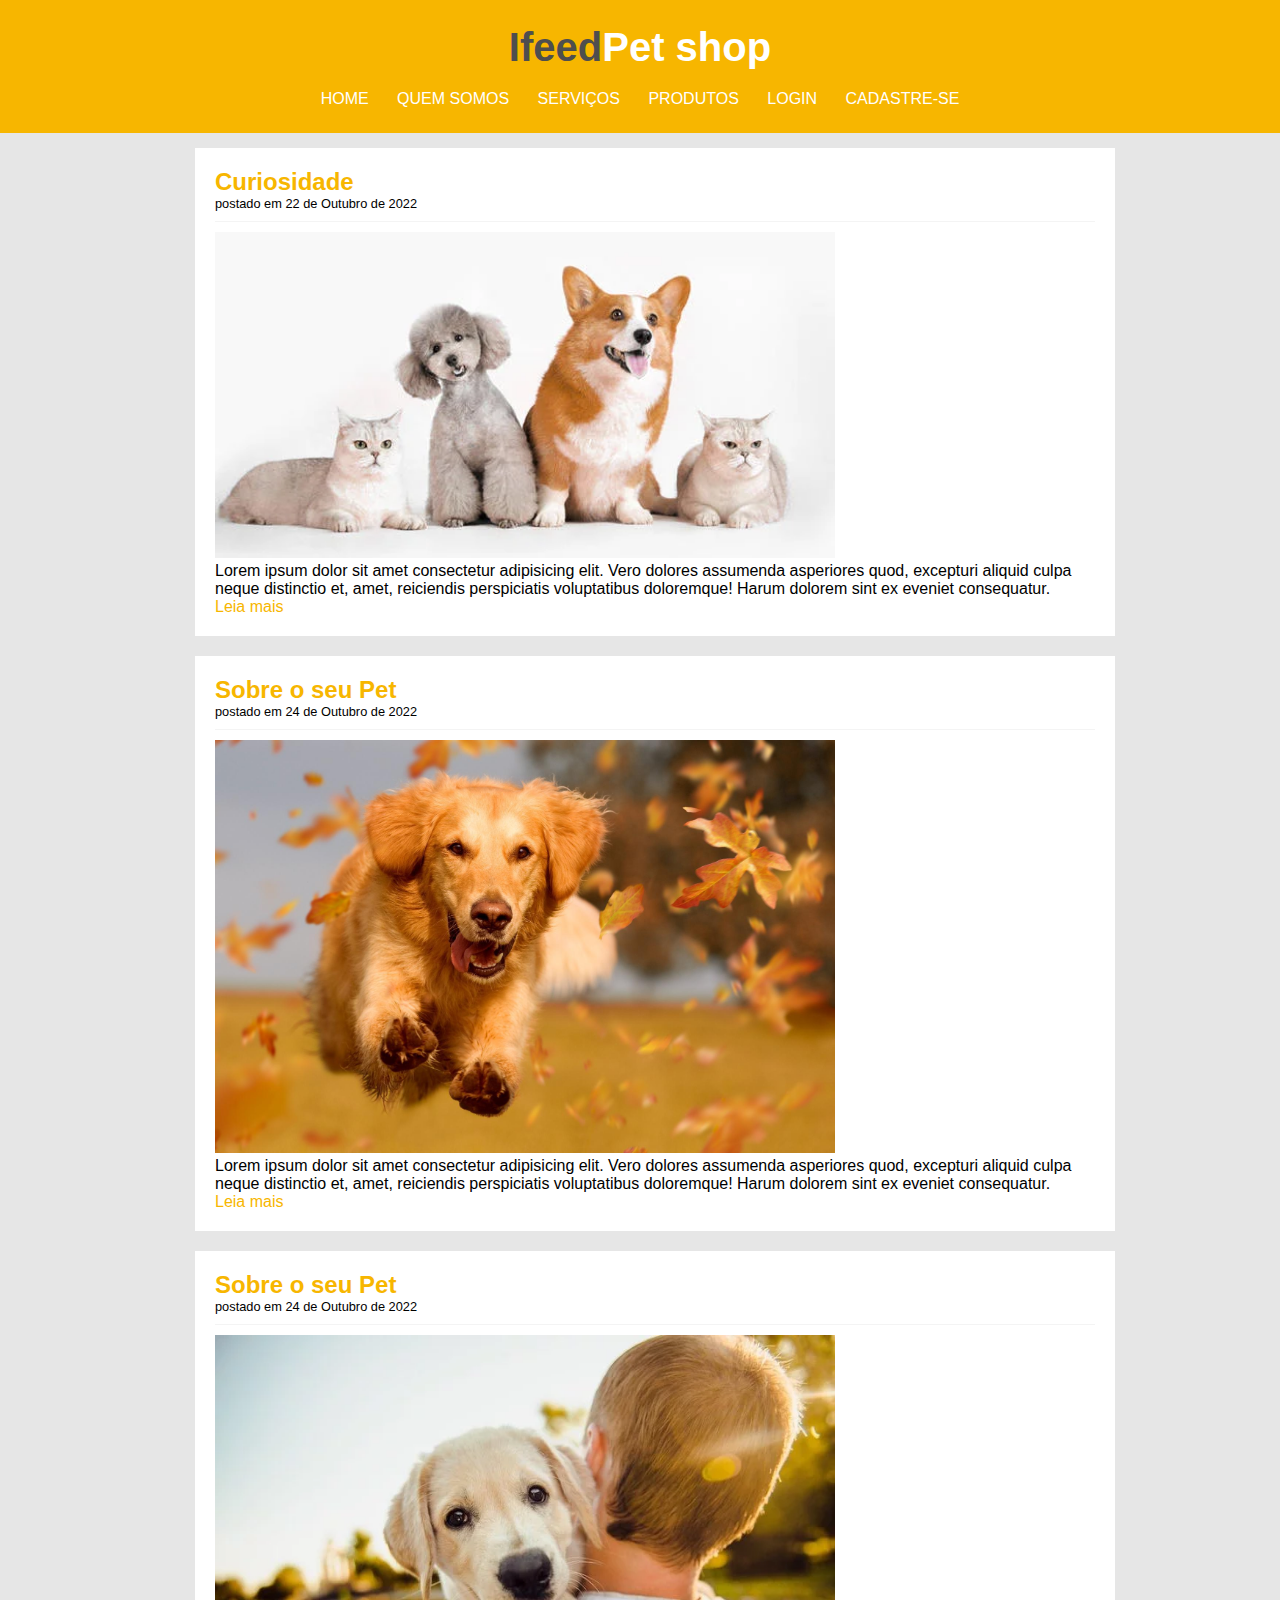
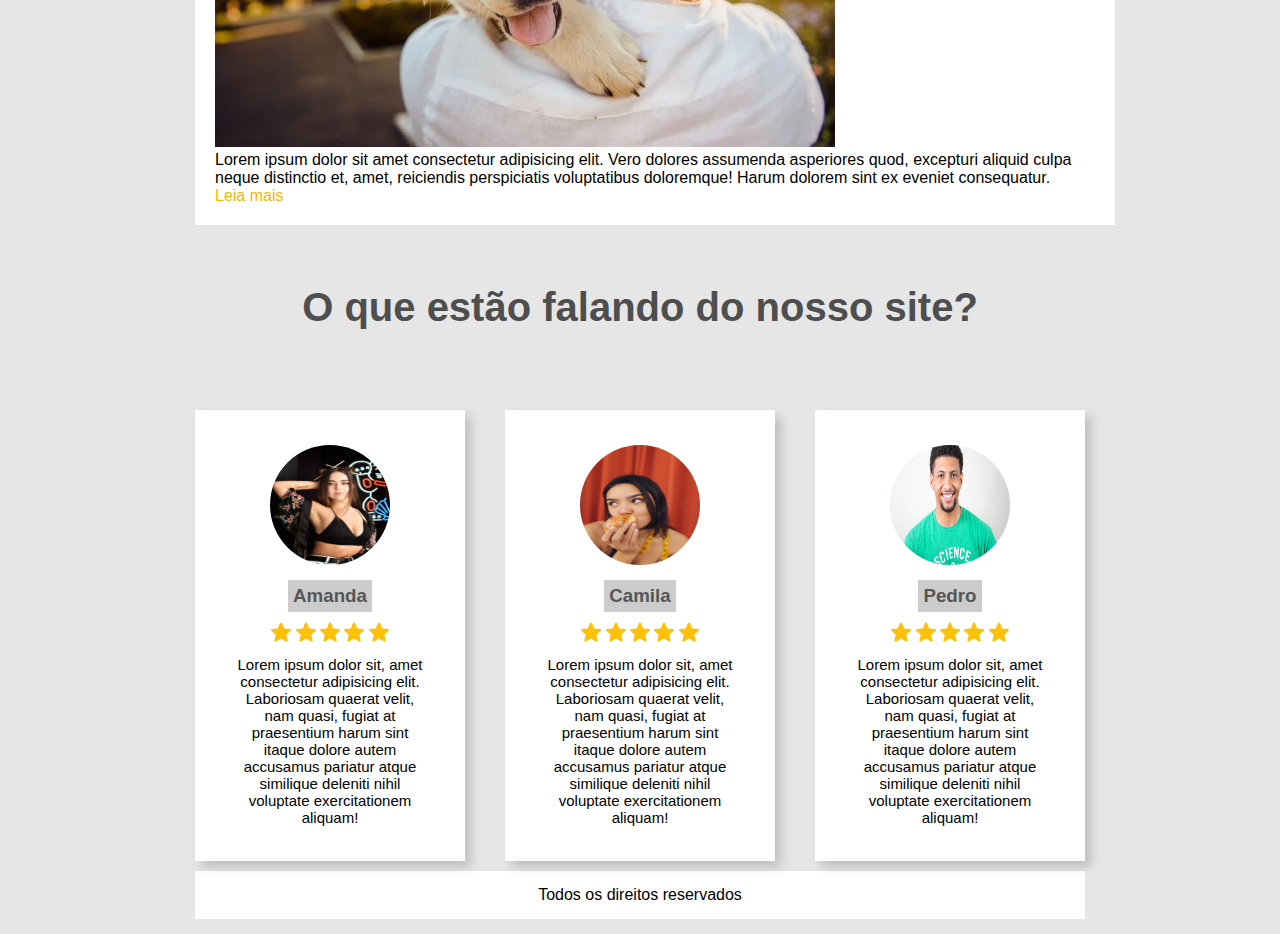
<file: IFEED/HTML/index.html>
<!DOCTYPE html>
<html lang="pt-br">
<head>
    <meta charset="UTF-8">
    <meta http-equiv="X-UA-Compatible" content="IE=edge">
    <meta name="viewport" content="width=device-width, initial-scale=1.0">
    <title>Index - Ifeed</title>
    <link rel="stylesheet" type="text/css" href="CSS/estilo-index.css">

</head>
<body>
    <div id="area-cabecalho">

        <div id="area-logo">
            <h1>Ifeed<span class="branco"> Pet shop</span></h1>
        </div>

        <div id="area-menu">
            <a href="#" target="_blank" rel="external">HOME</a> 
            <a href="quem-somos.html" target="_blank" rel="external">QUEM SOMOS</a> 
            <a href="#" target="_blank" rel="external">SERVIÇOS</a> 
            <a href="#" target="_blank" rel="external">PRODUTOS</a>
            <a href="login.html" target="_blank" rel="external">LOGIN</a> 
            <a href="cadastro.html" target="_blank" rel="external">CADASTRE-SE</a> 
        </div>
    </div>

    <div id="area-principal">

        <div id="area-postagens">
            <!--abertura de postagem-->
            <div class="postagem">
                <h2>Curiosidade</h2>
                <span class="data-postagem">postado em 22 de Outubro de 2022</span>  
                <img width="620px"  src="imagens/pet1.webp">
                <p>Lorem ipsum dolor sit amet consectetur adipisicing elit. Vero dolores assumenda asperiores quod, excepturi aliquid culpa neque distinctio et, amet, reiciendis perspiciatis voluptatibus doloremque! Harum dolorem sint ex eveniet consequatur.</p>
                <a href="">Leia mais</a>
            </div><!--fechamento da postagem-->

            <div class="postagem">
                <h2>Sobre o seu Pet</h2>
                <span class="data-postagem">postado em 24 de Outubro de 2022</span>  
                <img width="620px" src="imagens/pet2.jpg">
                <p>Lorem ipsum dolor sit amet consectetur adipisicing elit. Vero dolores assumenda asperiores quod, excepturi aliquid culpa neque distinctio et, amet, reiciendis perspiciatis voluptatibus doloremque! Harum dolorem sint ex eveniet consequatur.</p>
                <a href="">Leia mais</a>
            </div><!--fechamento da postagem-->

            <div class="postagem">
                <h2>Sobre o seu Pet</h2>
                <span class="data-postagem">postado em 24 de Outubro de 2022</span>  
                <img width="620px" src="imagens/pet3.webp">
                <p>Lorem ipsum dolor sit amet consectetur adipisicing elit. Vero dolores assumenda asperiores quod, excepturi aliquid culpa neque distinctio et, amet, reiciendis perspiciatis voluptatibus doloremque! Harum dolorem sint ex eveniet consequatur.</p>
                <a href="">Leia mais</a>
            </div><!--fechamento da postagem-->
            
        </div>


    <p class="clear"></p>

    <h1 id="espacoh1">O que estão falando do nosso site?</h1>

    <section class="cards">       

        <div class="card">
            <img class="user" src="imagens/depoimento1.jpg" alt="">

            <h3>Amanda</h3>
            <div class="stars">
                <img class="star" src="imagens/star.svg" alt="">
                <img class="star" src="imagens/star.svg" alt="">
                <img class="star" src="imagens/star.svg" alt="">
                <img class="star" src="imagens/star.svg" alt="">
                <img class="star" src="imagens/star.svg" alt="">
            </div>

            <p>Lorem ipsum dolor sit, amet consectetur adipisicing elit. Laboriosam quaerat velit, nam quasi, fugiat at praesentium harum sint itaque dolore autem accusamus pariatur atque similique deleniti nihil voluptate exercitationem aliquam!</p>

        </div>

        <div class="card">
            <img class="user" src="imagens/depoimento2.jpg" alt="">

            <h3>Camila</h3>
            <div class="stars">
                <img class="star" src="imagens/star.svg" alt="">
                <img class="star" src="imagens/star.svg" alt="">
                <img class="star" src="imagens/star.svg" alt="">
                <img class="star" src="imagens/star.svg" alt="">
                <img class="star" src="imagens/star.svg" alt="">
            </div>

            <p>Lorem ipsum dolor sit, amet consectetur adipisicing elit. Laboriosam quaerat velit, nam quasi, fugiat at praesentium harum sint itaque dolore autem accusamus pariatur atque similique deleniti nihil voluptate exercitationem aliquam!</p>

        </div>

        <div class="card">
            <img class="user" src="imagens/depoimento3.jpg" alt="">

            <h3>Pedro</h3>
            <div class="stars">
                <img class="star" src="imagens/star.svg" alt="">
                <img class="star" src="imagens/star.svg" alt="">
                <img class="star" src="imagens/star.svg" alt="">
                <img class="star" src="imagens/star.svg" alt="">
                <img class="star" src="imagens/star.svg" alt="">
            </div>

            <p>Lorem ipsum dolor sit, amet consectetur adipisicing elit. Laboriosam quaerat velit, nam quasi, fugiat at praesentium harum sint itaque dolore autem accusamus pariatur atque similique deleniti nihil voluptate exercitationem aliquam!</p>

        </div>

    </section>

    
    <div id="rodape">
        Todos os direitos reservados
    </div>
    
        
</body>
</html>
</file>
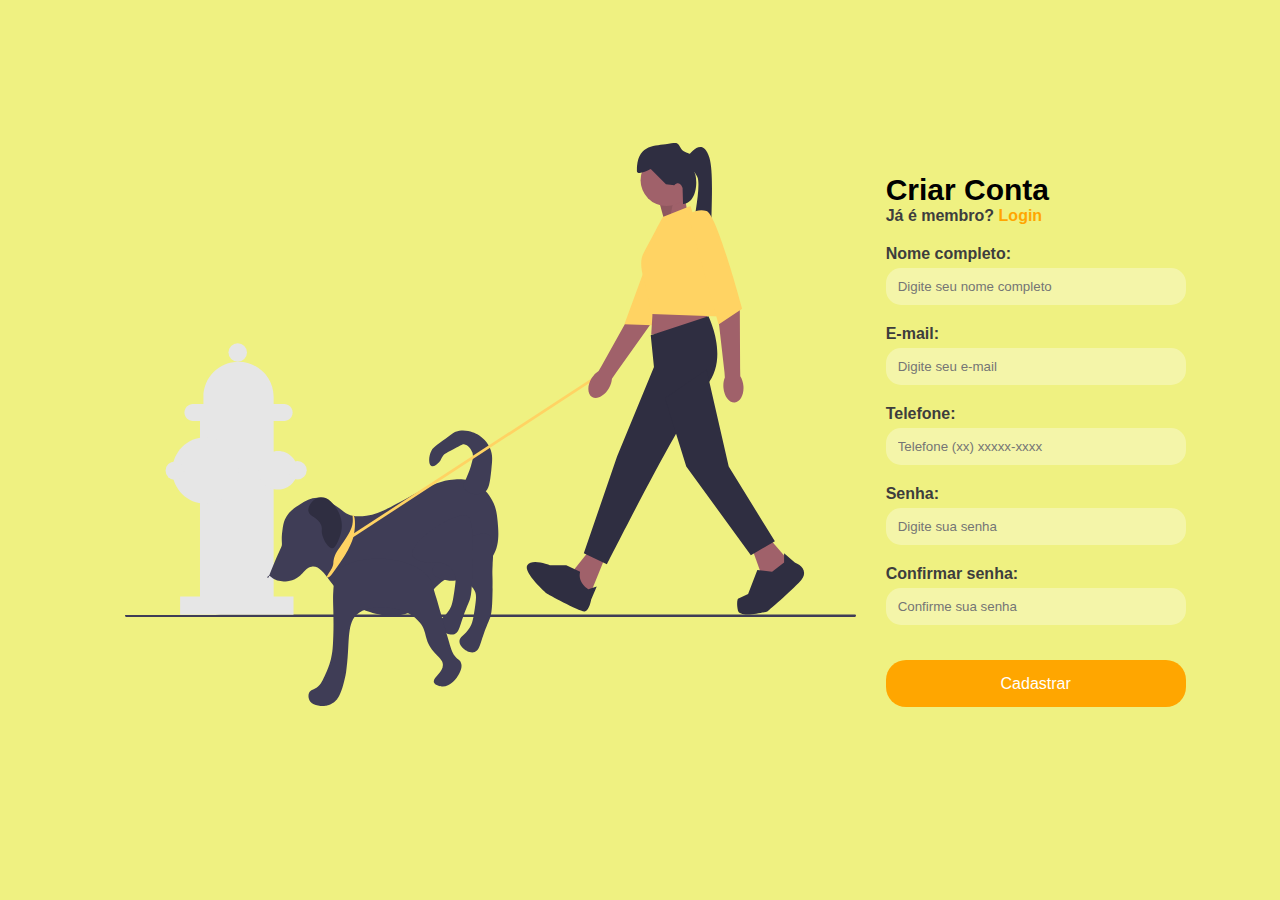
<file: IFEED/HTML/cadastro.html>
<!DOCTYPE html>
<html lang="en">
<head>
    <meta charset="UTF-8">
    <meta http-equiv="X-UA-Compatible" content="IE=edge">
    <meta name="viewport" content="width=device-width, initial-scale=1.0">
    <title>Cadastro</title>
    <link rel="stylesheet" href="CSS/style-cadastro.css">
</head>
<body>
    <div class="box">
        <div class="img-box">
            <img src="imagens/undraw_passing_by_0un9.svg">
        </div>

        <div class="form-box">
            <h2>Criar Conta</h2>
            <p>Já é membro? <a href="#"> Login </a></p>

            <form action="#">
                <div class="input-group">
                    <label for="name">Nome completo:</label>
                    <input type="text" id="name" placeholder="Digite seu nome completo" required>
                </div>

                <div class="input-group">
                    <label for="email">E-mail:</label>
                    <input type="email" id="email" placeholder="Digite seu e-mail" required>
                </div>

                <div class="input-group">
                    <label for="telefone">Telefone:</label>
                    <input type="tel" id="telefone" placeholder="Telefone (xx) xxxxx-xxxx" required>
                </div>

                <div class="input-group w50">
                    <label for="senha">Senha:</label>
                    <input type="password" id="senha" placeholder="Digite sua senha" required>
                </div>

                <div class="input-group w50">
                    <label for="confirmarsenha">Confirmar senha:</label>
                    <input type="password" id="confirmarsenha" placeholder="Confirme sua senha" required>
                </div>

                <div class="input-group">
                    <button>Cadastrar</button>
                </div>
            </form>

        </div>
    </div>
</body>
</html>
</file>
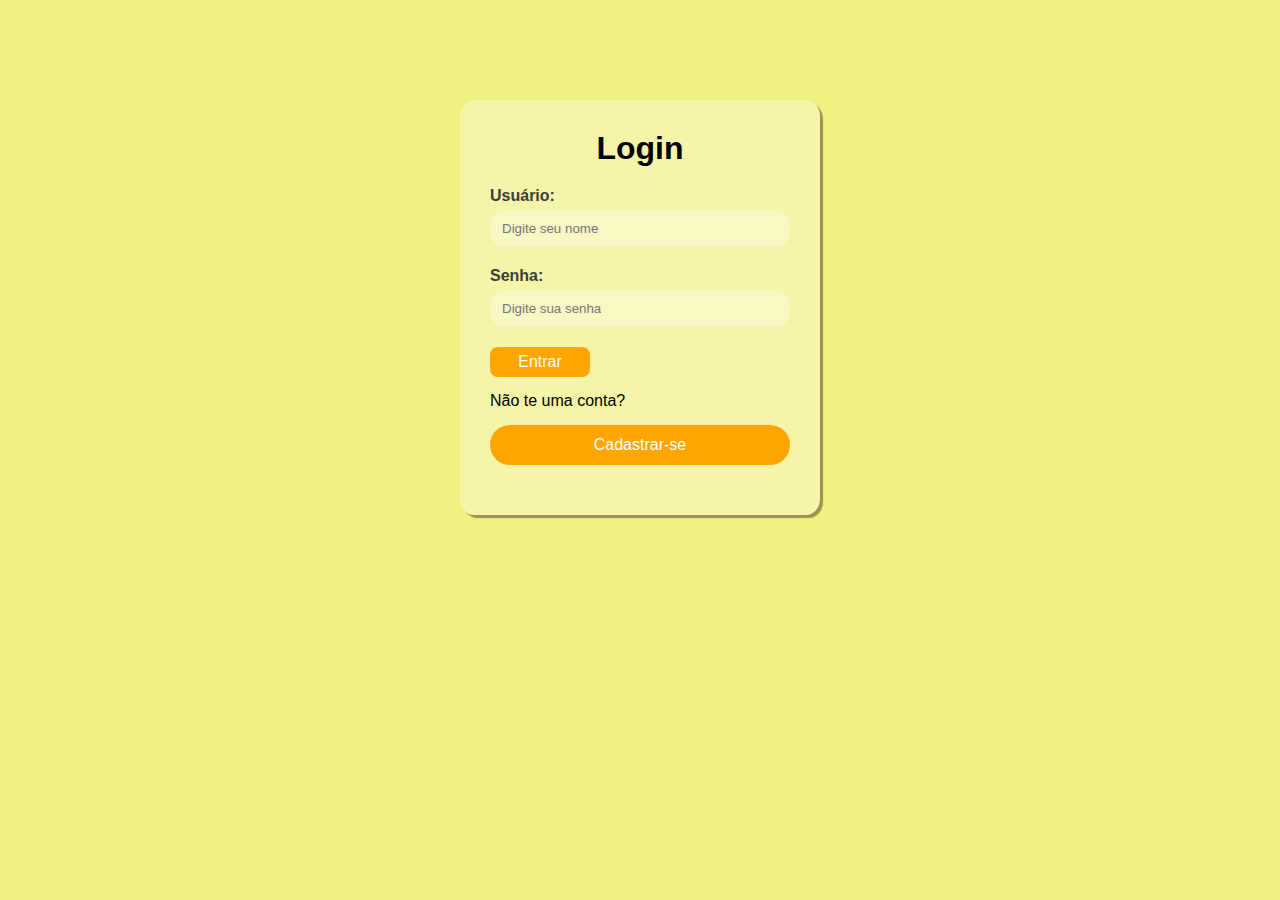
<file: IFEED/HTML/login.html>
<!DOCTYPE html>
<html lang="en">
<head>
    <meta charset="UTF-8">
    <meta http-equiv="X-UA-Compatible" content="IE=edge">
    <meta name="viewport" content="width=device-width, initial-scale=1.0">
    <title>Login</title>
    <link rel="stylesheet" href="CSS/style-login.css">

</head>
<body>

    <div class="container">

        <div class="card">
            <h1>Login</h1>

            <form action="#">
                <div class="label-float">
                    <label for="usuario">Usuário:</label>
                    <input type="text" id="usuario" placeholder="Digite seu nome" required>  
                </div>
            
                <div class="label-float">
                    <label for="password">Senha:</label>
                    <input type="password" id="senha" placeholder="Digite sua senha" required>  
                </div>
            
                <div class="justify-center">
                    <button>Entrar</button>
                </div>

                <div class="label-float">
                    <p>Não te uma conta?</p>
                    <a href="cadastro.html" rel="next">
                        <button>Cadastrar-se</button>
                    </a>
                </div>

            </form>
        </div>

        

    </div>
    

</body>
</html>
</file>
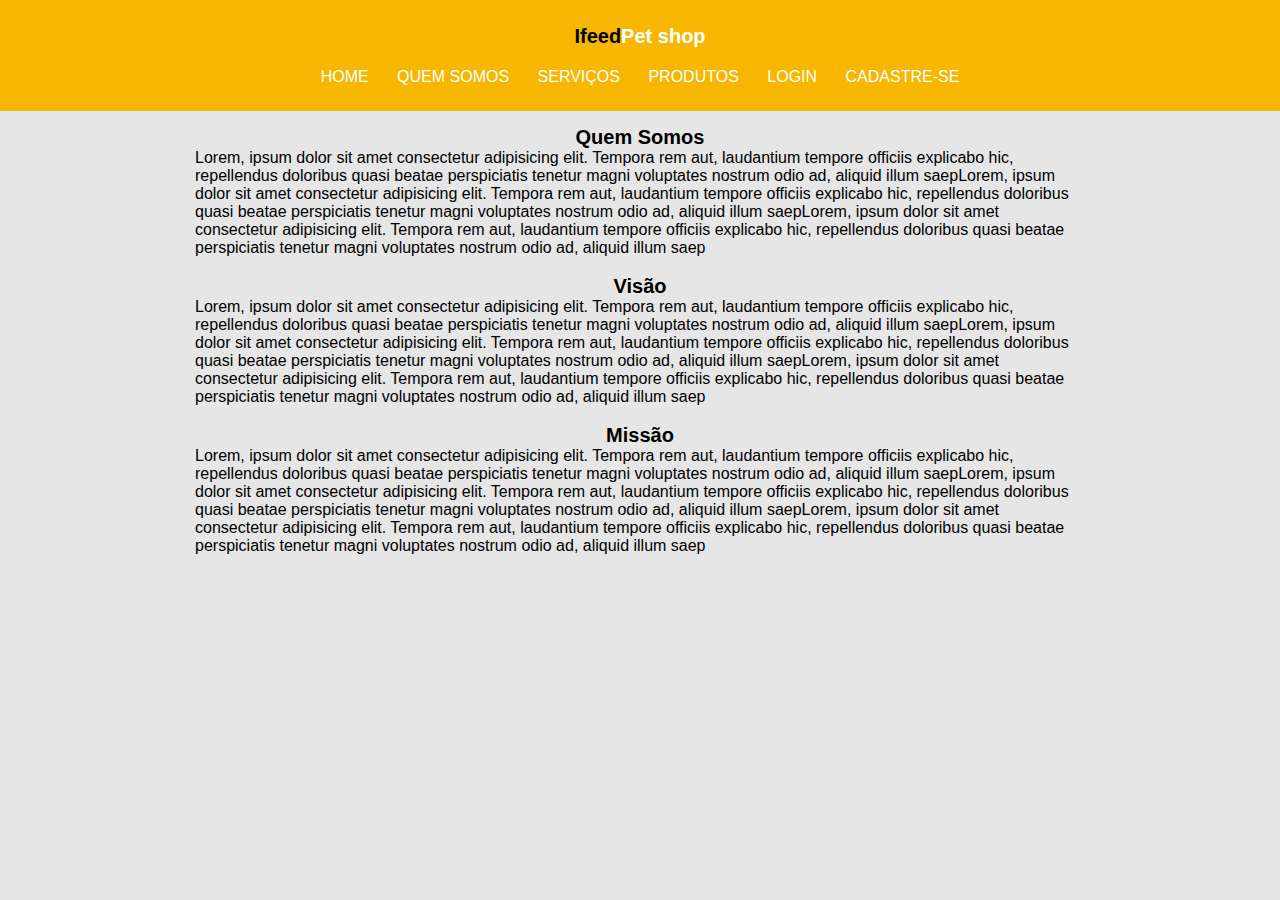
<file: IFEED/HTML/quem-somos.html>
<!DOCTYPE html>
<html lang="en">
<head>
    <meta charset="UTF-8">
    <meta http-equiv="X-UA-Compatible" content="IE=edge">
    <meta name="viewport" content="width=device-width, initial-scale=1.0">
    <title>Quem somos - Ifeed</title>
    <link rel="stylesheet" type="text/css" href="CSS/quem-somos.css">
</head>
<body>
    <div id="area-cabecalho">

        <div id="area-logo">
            <h1>Ifeed<span class="branco"> Pet shop</span></h1>
        </div>

        <div id="area-menu">
            <a href="index.html" target="_blank" rel="external">HOME</a> 
            <a href="#" target="_blank" rel="external">QUEM SOMOS</a> 
            <a href="#" target="_blank" rel="external">SERVIÇOS</a> 
            <a href="#" target="_blank" rel="external">PRODUTOS</a>
            <a href="login.html" target="_blank" rel="external">LOGIN</a> 
            <a href="cadastro.html" target="_blank" rel="external">CADASTRE-SE</a> 
        </div>
    </div>

    <div id="area-principal">
        <h1>Quem Somos</h1>
        <p>Lorem, ipsum dolor sit amet consectetur adipisicing elit. Tempora rem aut, laudantium tempore officiis explicabo hic, repellendus doloribus quasi beatae perspiciatis tenetur magni voluptates nostrum odio ad, aliquid illum saepLorem, ipsum dolor sit amet consectetur adipisicing elit. Tempora rem aut, laudantium tempore officiis explicabo hic, repellendus doloribus quasi beatae perspiciatis tenetur magni voluptates nostrum odio ad, aliquid illum saepLorem, ipsum dolor sit amet consectetur adipisicing elit. Tempora rem aut, laudantium tempore officiis explicabo hic, repellendus doloribus quasi beatae perspiciatis tenetur magni voluptates nostrum odio ad, aliquid illum saep</p><br>

        <h1>Visão</h1>
        <p>Lorem, ipsum dolor sit amet consectetur adipisicing elit. Tempora rem aut, laudantium tempore officiis explicabo hic, repellendus doloribus quasi beatae perspiciatis tenetur magni voluptates nostrum odio ad, aliquid illum saepLorem, ipsum dolor sit amet consectetur adipisicing elit. Tempora rem aut, laudantium tempore officiis explicabo hic, repellendus doloribus quasi beatae perspiciatis tenetur magni voluptates nostrum odio ad, aliquid illum saepLorem, ipsum dolor sit amet consectetur adipisicing elit. Tempora rem aut, laudantium tempore officiis explicabo hic, repellendus doloribus quasi beatae perspiciatis tenetur magni voluptates nostrum odio ad, aliquid illum saep</p><br>

        <h1>Missão</h1>
        <p>Lorem, ipsum dolor sit amet consectetur adipisicing elit. Tempora rem aut, laudantium tempore officiis explicabo hic, repellendus doloribus quasi beatae perspiciatis tenetur magni voluptates nostrum odio ad, aliquid illum saepLorem, ipsum dolor sit amet consectetur adipisicing elit. Tempora rem aut, laudantium tempore officiis explicabo hic, repellendus doloribus quasi beatae perspiciatis tenetur magni voluptates nostrum odio ad, aliquid illum saepLorem, ipsum dolor sit amet consectetur adipisicing elit. Tempora rem aut, laudantium tempore officiis explicabo hic, repellendus doloribus quasi beatae perspiciatis tenetur magni voluptates nostrum odio ad, aliquid illum saep</p>
    </div>
</body>
</html>
</file>
<file: IFEED/HTML/CSS/estilo-index.css>
/*LIMPAR FORMATAÇÃO*/
* {
    margin: 0;
    padding: 0;
    box-sizing: border-box;
}

html, body {
    height: 100%;
}

body {
    background: #e6e6e6;
    font-size: 1em;
    font-family: "Trebuchet MS", Helvetica, sans-serif;
}

.star {
    width: 20px;
    margin-bottom: 10px;
}

.cards {
    display: grid;
    grid-template-columns: repeat(3, 1fr);
    margin-top: 5rem;
    max-width: 980px;
    margin: 0 auto;
    grid-gap: 40px;
}

.card {
    background-color: white;
    display: flex;
    flex-direction: column;
    align-items: center;
    padding: 35px 40px;
    box-shadow: 6px 6px 10px rgba(0, 0, 0, 0.171);
}

.card .user {
    width: 120px;
    height: 120px;
    border-radius: 50%;
    margin-bottom: 15px;
}

.card h3 {
    margin-bottom: 10px;
}

.cards p {
    text-align: center;
    font-size: 15px;
}

.nome {
    margin: 5rem ;
}

h1 {
    display: flex;
    justify-content: center;
    font-size: 30px;
}
/*body h1 {
    
    display: flex;
    justify-content: center;
    margin: 2rem 0 5rem 0;
    font-size: 30px;
}*/

#espacoh1 {
    margin: 2.5rem 0 5rem 0;
}

#area-cabecalho {
    background-color: #f7b600;
    padding: 15px;
    text-align: center;
}

#area-logo, #area-menu {
    padding: 10px;
}



/*FORMATAÇÃO LINKS MENU HORIZONTAL*/
a {
    text-decoration: none;
}

a:link, a:visited {
    color: #f7b600;
}

a:hover {
    text-decoration: underline;
}

#area-cabecalho a:link, #area-cabecalho a:visited {
    color: #fff;
    padding: 8px 12px;
}

#area-cabecalho a:hover {
    color: #f7b600;
    background: #fff;
    text-decoration: none;
}


#area-principal {
    width: 920px;
    margin: 0 auto;
    padding: 15px;
}

#area-postagens {
    width: 920px;
    float: left;
}

.postagem {
    background: white;
    padding: 20px;
    margin-bottom: 20px;
}


#rodape {
    clear: both;
    text-align: center;
    padding: 15px;
    background: white;
    margin-top: 10px;
}



/*FORMATAÇÃO GERAIS*/
a {
    text-decoration: none;
}

a:link, a:visited {
    color: #f7b600;
}

a:hover {
    text-decoration: underline;
}

#area-cabecalho a:link, #area-cabecalho a:visited {
    color: #fff;
    padding: 8px 12px;
}

#area-cabecalho a:hover {
    color: #f7b600;
    background: #fff;
    text-decoration: none;
}


h1 {
    color: #4e4e4e;
    font-size: 2.5em;
}

h2 {
    color: #f7b600;
}

h3 {
    color: #565656;
    background: #ccc;
    padding: 5px;
}

.branco {
    color: white;
}

.data-postagem {
    font-size: 0.8em;
    border-bottom: 1px solid #f4f4f4;
    padding-bottom: 10px;
    margin-bottom: 10px;
    display: block;
}




.clear {
    clear: both;
}
</file>
<file: IFEED/HTML/CSS/style-cadastro.css>
@import url('https://fonts.googleapis.com/css?family=Open+Sans:300,400,700&display=swap');
*{
    margin: 0;
    padding: 0;
    box-sizing: border-box;
    font-family: 'Poppins', sans-serif;
}

body {
    background: rgb(239, 241, 129); 
    display: flex;
    align-items: center;
    justify-content: center;
    padding: 20px;
     min-height: 100vh;   
}

.w50 {
    width: 80%;
    float: left;
    padding-right: 15px;
}

.box {
    display: flex;
    width: 1030px;
}

.form-box {
    padding: 30px;
    width: 50%;
    border-radius: 0 20px 20x 0;
}

.form-box h2 {
    font-size:  30px;
}

.form-box p {
    font-weight: bold;
    color: #3d3d3d;
}

.form-box p a {
    color: #ffa600;
    text-decoration: none;
}

.form-box form {
    margin: 20px 0;
}

form .input-group {
    margin-bottom: 20px;
}

form .input-group label {
    color: #3d3d3d;
    font-weight: bold;
    display: block;
    margin-bottom: 5px;
}

form .input-group input {
    width: 300px;
    height: 37px;
    background-color: rgba(255, 255, 255, 0.32);
    border-radius: 15px;
    outline: none;
    border: 2px solid transparent;
    padding: 10px;
    font: #616161;
    transition: all 0.4s ease;
}

form .input-group input:focus {
    border-color: #ffa600;
}

form .input-group button {
    width: 300px;
    height: 47px;
    background: #ffa600;
    border-radius: 20px;
    outline: none;
    border: none;
    margin-top: 15px;
    color: white;
    cursor: pointer;
    font-size: 16px;
}

@media (max-width:750px) {
    .img-box{
        display: none;
    }

    .box {
        width: 700;
    }

    .form-box {
        width: 100px;
    }
}
</file>
<file: IFEED/HTML/CSS/style-login.css>
@import url('https://fonts.googleapis.com/css?family=Open+Sans:300,400,700&display=swap');
* {
    padding: 0;
    margin: 0;
    box-sizing: border-box;
    font-family: 'Poppins', sans-serif;
}

body {
    background: rgb(239, 241, 129);
    background-repeat: no-repeat;
    background-size: cover;
    background-attachment: fixed;
}

.container {
    display: flex;
    justify-content: center;
    width: 100%;
    margin-top: 100px;
}

.card {
    background-color: #ffffff50;
    padding: 30px;
    border-radius: 4%;
    box-shadow: 3px 3px 1px 0px #00000060;
}

h1 {
    text-align: center;
    padding-bottom: 20px;
}

form .label-float {
    margin-bottom: 20px;
}



form .label-float button {
    width: 300px;
    height: 40px;
    background: #ffa600;
    border-radius: 20px;
    outline: none;
    border: none;
    margin-top: 15px;
    padding: 10px;
    color: white;
    cursor: pointer;
    font-size: 16px;
}

form .justify-center button{
    width: 100px;
    height: 30px;
    border-radius: 8px;
    outline: none;
    border: none;
    margin-bottom: 15px; 
    cursor: pointer;
    font-size: 16px; 
    background: #ffa600; 
    color: white;
}

form .input-group {
    margin-bottom: 20px;
}
form .label-float label {
    color: #3d3d3d;
    font-weight: bold;
    display: block;
    margin-bottom: 5px;
}

form .label-float input {
    width: 300px;
    height: 37px;
    background-color: rgba(255, 255, 255, 0.32);
    border-radius: 15px;
    outline: none;
    border: 2px solid transparent;
    padding: 10px;
    font: #616161;
    transition: all 0.4s ease;
}

form .label-float input:focus {
    border-color: #ffa600;
}

@media (max-width:750px) {
    

    .container{
        width: 700;
    }

    .card {
        width: 350px;
    }
}
</file>
<file: IFEED/HTML/CSS/quem-somos.css>
/*LIMPAR FORMATAÇÃO*/
* {
    margin: 0;
    padding: 0;
    box-sizing: border-box;
}

html, body {
    height: 100%;
}

body {
    background: #e6e6e6;
    font-size: 1em;
    font-family: "Trebuchet MS", Helvetica, sans-serif;
}

.branco {
    color: white;
}

h1 {
    display: flex;
    justify-content: center;
    font-size: 20px;

}


#area-cabecalho {
    background-color: #f7b600;
    padding: 15px;
    text-align: center;
}

#area-logo, #area-menu {
    padding: 10px;
}



/*FORMATAÇÃO LINKS MENU HORIZONTAL*/
a {
    text-decoration: none;
}

a:link, a:visited {
    color: #f7b600;
}

a:hover {
    text-decoration: underline;
}

#area-cabecalho a:link, #area-cabecalho a:visited {
    color: #fff;
    padding: 8px 12px;
}

#area-cabecalho a:hover {
    color: #f7b600;
    background: #fff;
    text-decoration: none;
}


/*NOVO*/
#rodape {
    clear: both;
    text-align: center;
    padding: 15px;
    background: white;
    margin-top: 10px;
}

a {
    text-decoration: none;
}

a:link, a:visited {
    color: #f7b600;
}

a:hover {
    text-decoration: underline;
}

#area-cabecalho a:link, #area-cabecalho a:visited {
    color: #fff;
    padding: 8px 12px;
}

#area-cabecalho a:hover {
    color: #f7b600;
    background: #fff;
    text-decoration: none;
}

#area-principal {
    width: 920px;
    margin: 0 auto;
    padding: 15px;
}


.clear {
    clear: both;
}
</file>
